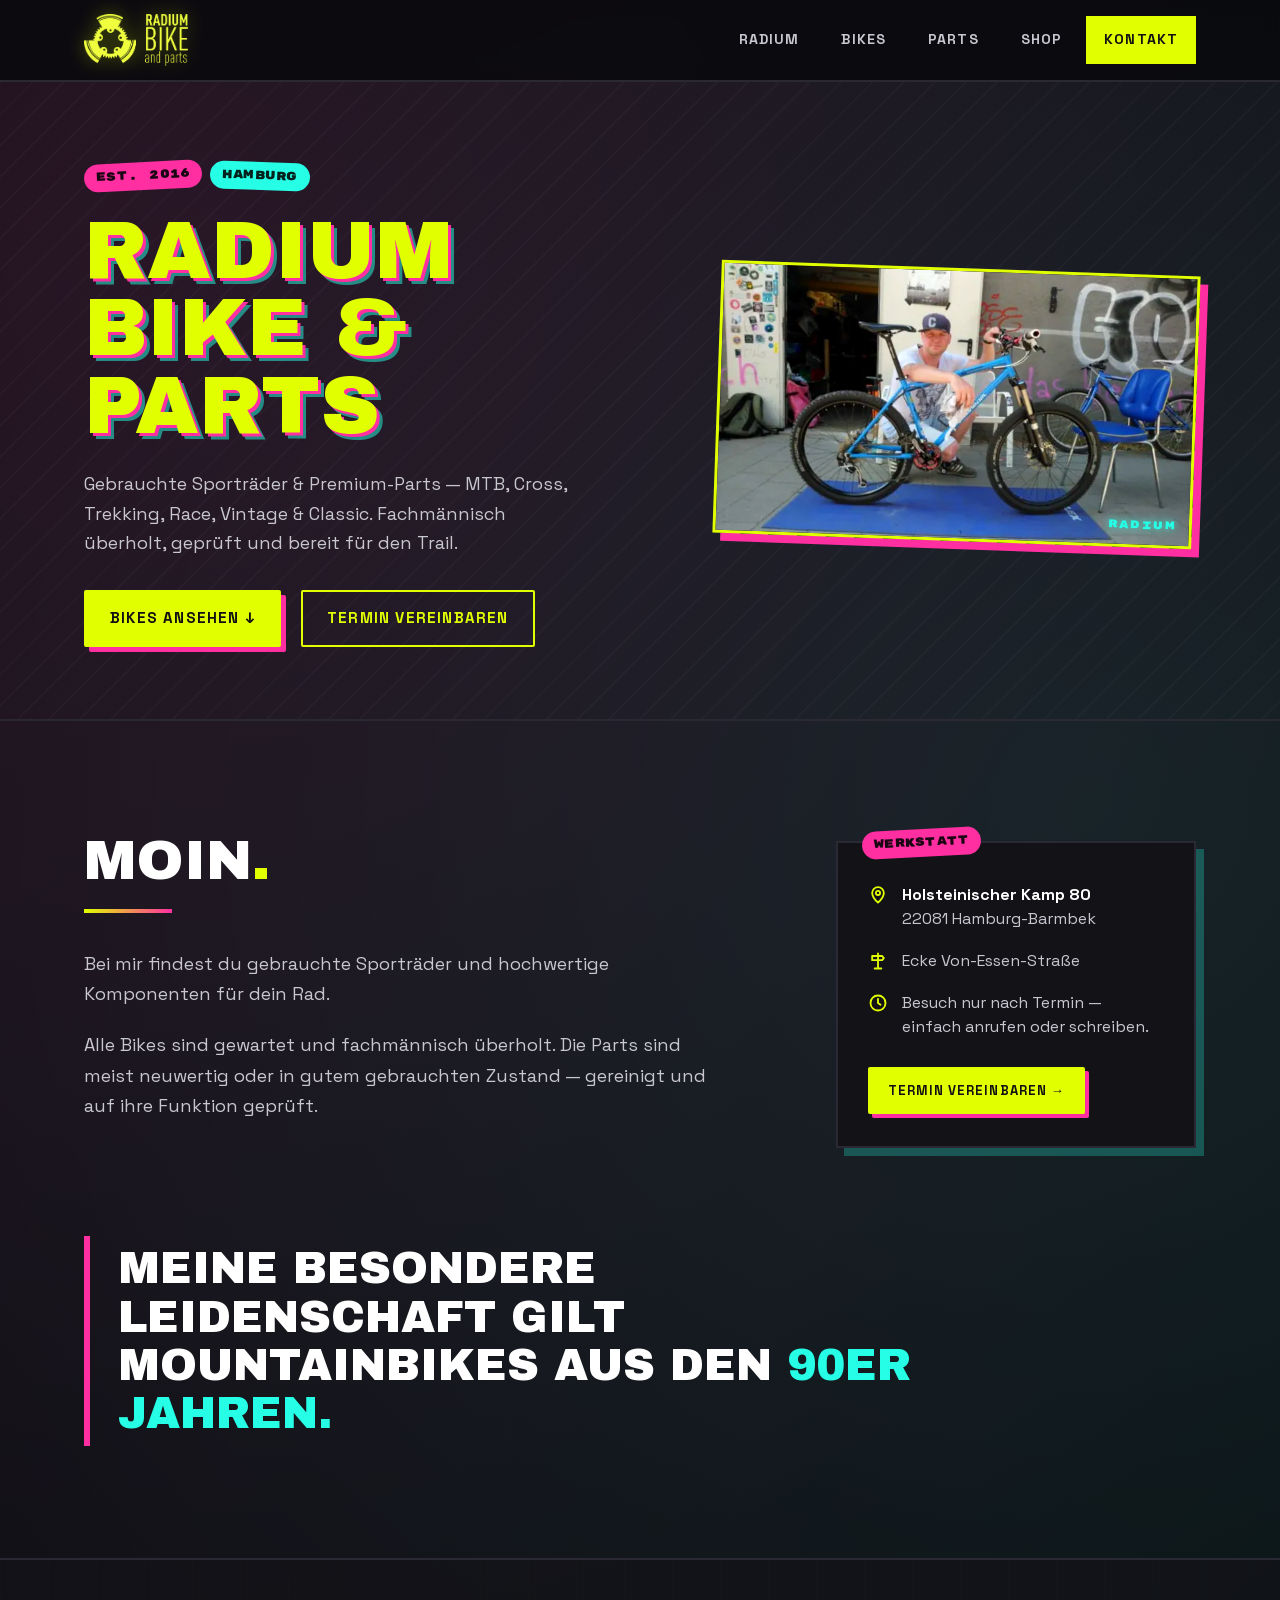
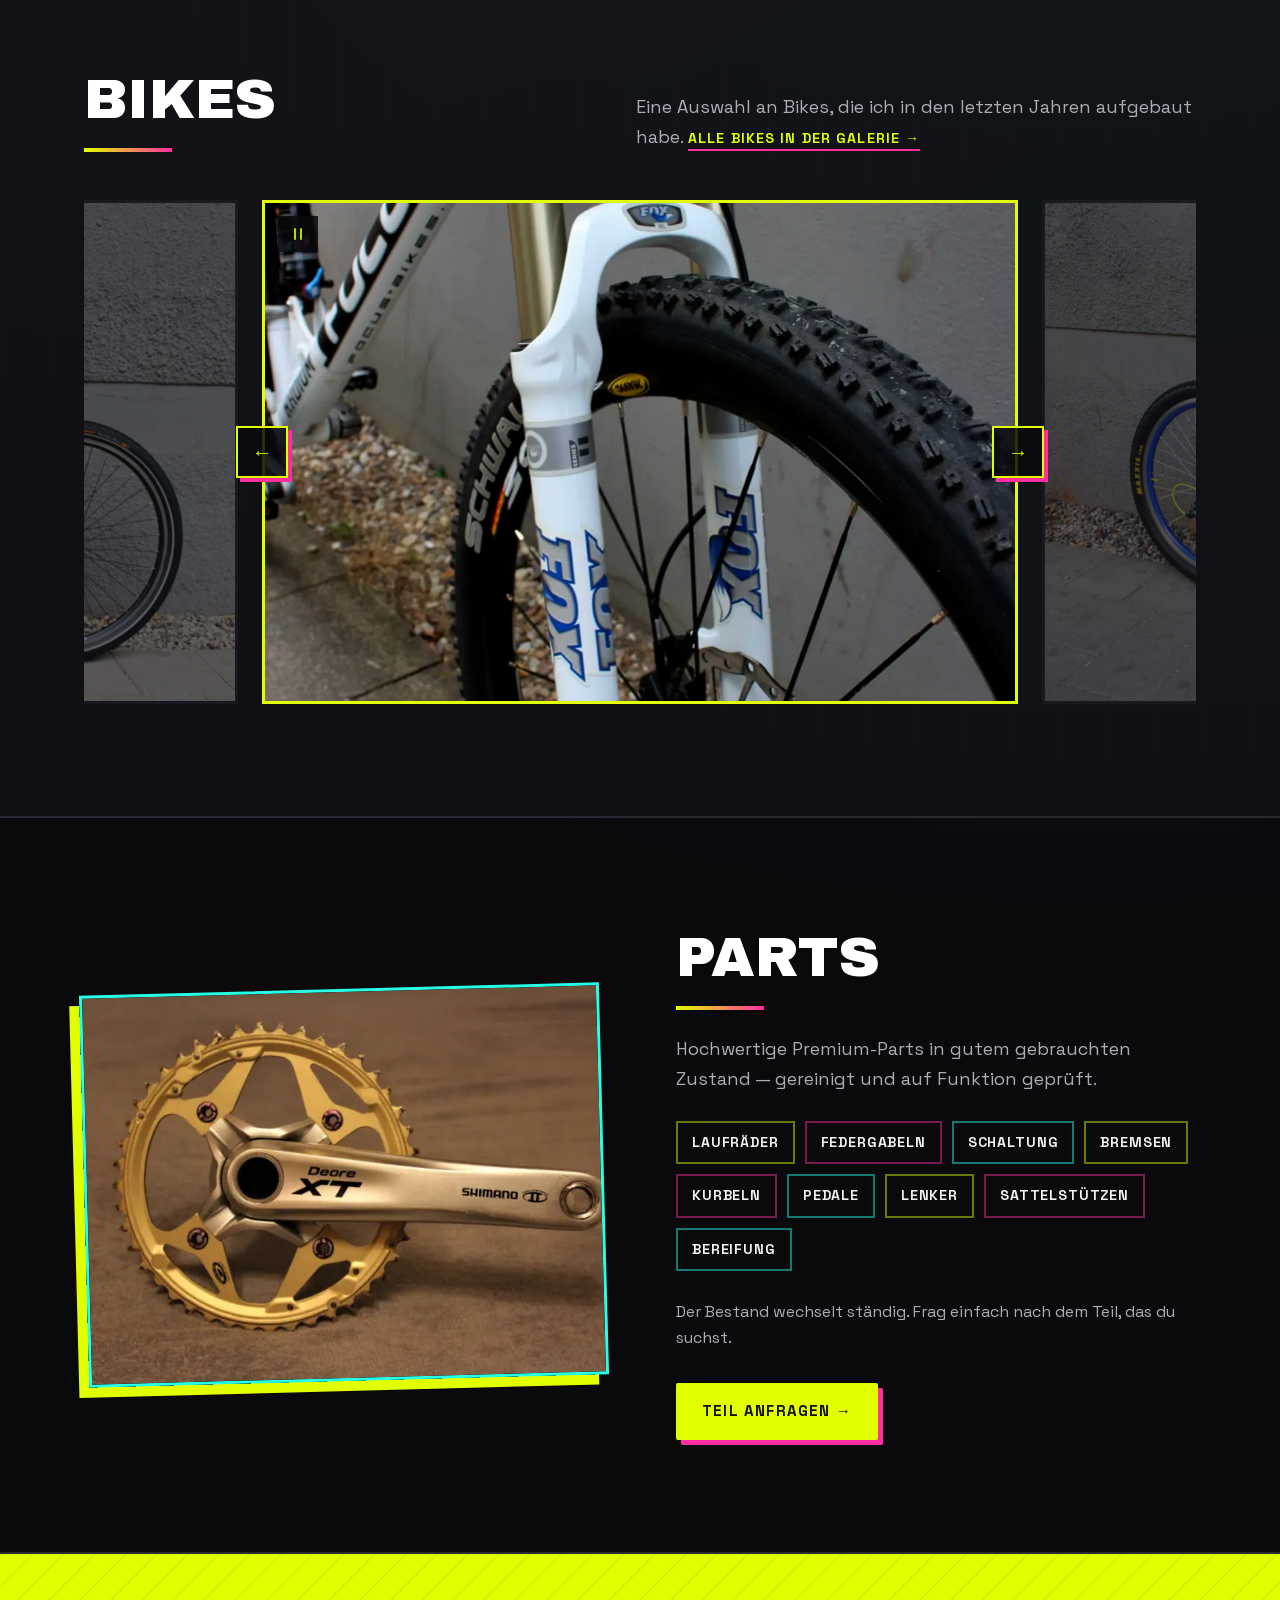
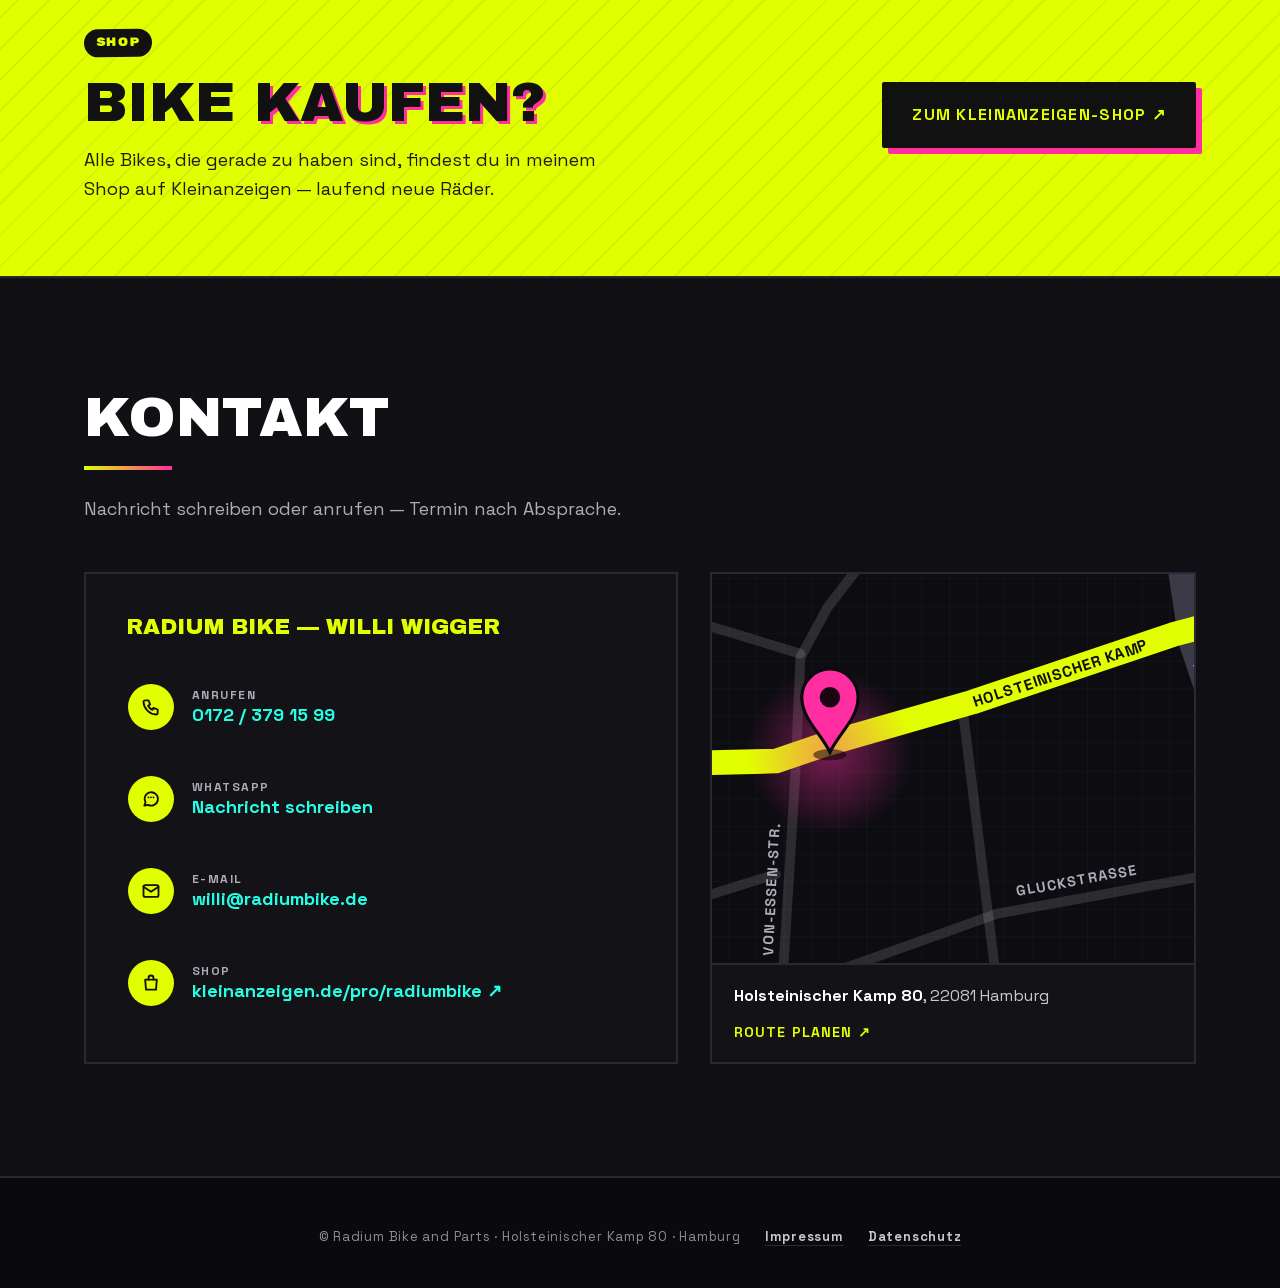
<file: index.html>
<!DOCTYPE html>
<html lang="de">
<head>
<meta charset="UTF-8">
<meta name="viewport" content="width=device-width, initial-scale=1.0">
<title>Radium Bike &amp; Parts — Vintage MTB Hamburg</title>
<meta name="robots" content="noindex, nofollow">
<meta name="description" content="Gebrauchte Sporträder und Premium-Parts aus Hamburg-Barmbek. MTB, Cross, Trekking, Race, Vintage und Classic — fachmännisch überholt.">
<link rel="icon" href="favicon.ico" sizes="any">
<link rel="icon" type="image/png" href="assets/img/favicon-192.png" sizes="192x192">
<link rel="apple-touch-icon" href="assets/img/apple-touch-icon.png">
<link rel="preload" href="assets/fonts/space-grotesk-latin.woff2" as="font" type="font/woff2" crossorigin>
<link rel="preload" href="assets/fonts/archivo-black-latin.woff2" as="font" type="font/woff2" crossorigin>
<link rel="stylesheet" href="assets/css/style.css">
</head>
<body>

<svg width="0" height="0" style="position:absolute" aria-hidden="true">
  <symbol id="i-pin" viewBox="0 0 24 24"><path d="M12 21s-7-6.2-7-11.5A7 7 0 0 1 19 9.5C19 14.8 12 21 12 21z"/><circle cx="12" cy="9.5" r="2.5"/></symbol>
  <symbol id="i-phone" viewBox="0 0 24 24"><path d="M5 4h4l2 5-2.5 1.5a11 11 0 0 0 5 5L15 13l5 2v4a2 2 0 0 1-2 2A16 16 0 0 1 3 6a2 2 0 0 1 2-2"/></symbol>
  <symbol id="i-mail" viewBox="0 0 24 24"><rect x="3" y="5" width="18" height="14" rx="2"/><path d="m3 7 9 6 9-6"/></symbol>
  <symbol id="i-chat" viewBox="0 0 24 24"><path d="M4 20l1.4-4A8 8 0 1 1 8.5 19z"/><path d="M9 10h.01M12 10h.01M15 10h.01"/></symbol>
  <symbol id="i-bag" viewBox="0 0 24 24"><path d="M5 8h14l-1 12H6z"/><path d="M9 8V6a3 3 0 0 1 6 0v2"/></symbol>
  <symbol id="i-clock" viewBox="0 0 24 24"><circle cx="12" cy="12" r="9"/><path d="M12 7v5l3 2"/></symbol>
  <symbol id="i-sign" viewBox="0 0 24 24"><path d="M12 3v18M8 21h8"/><path d="M5 6h12l2 2.5-2 2.5H5z"/></symbol>
</svg>

<header class="site-header">
  <div class="container header-row">
    <a class="logo" href="#top" aria-label="Radium Bike — nach oben"><img src="assets/img/logo.png" alt="Radium Bike"></a>
    <nav aria-label="Hauptnavigation">
      <button class="hamburger" aria-label="Menü öffnen" aria-expanded="false" aria-controls="nav-list">☰</button>
      <ul class="nav-list" id="nav-list">
        <li><a href="#radium">Radium</a></li>
        <li><a href="#bikes">Bikes</a></li>
        <li><a href="#parts">Parts</a></li>
        <li><a href="#shop">Shop</a></li>
        <li><a href="#contact" class="nav-cta">Kontakt</a></li>
      </ul>
    </nav>
  </div>
</header>

<main id="top">

  <!-- HERO -->
  <section class="hero">
    <div class="container hero-grid">
      <div class="hero-text">
        <div class="tag-row">
          <span class="sticker pink">Est. 2016</span>
          <span class="sticker cyan">Hamburg</span>
        </div>
        <h1 class="display">Radium<br>Bike &amp;<br>Parts</h1>
        <p class="lead">Gebrauchte Sporträder &amp; Premium-Parts — MTB, Cross, Trekking, Race, Vintage &amp; Classic. Fachmännisch überholt, geprüft und bereit für den Trail.</p>
        <div class="btn-row">
          <a class="btn" href="#bikes">Bikes ansehen ↓</a>
          <a class="btn btn-ghost" href="#contact">Termin vereinbaren</a>
        </div>
      </div>
      <div class="hero-photo">
        <picture>
          <source type="image/webp" sizes="(max-width:820px) 100vw, 480px" srcset="assets/img/webp/hero-willi-640.webp 640w, assets/img/webp/hero-willi-1024.webp 1024w, assets/img/webp/hero-willi-1200.webp 1200w">
          <img src="assets/img/hero-willi.jpg" alt="Willi Wigger mit einem blauen Mountainbike vor seinem Workshop" width="1200" height="676" fetchpriority="high">
        </picture>
      </div>
    </div>
  </section>

  <!-- RADIUM / ABOUT -->
  <section id="radium" class="section">
    <div class="container about-grid">
      <div>
        <h2 class="section-title display">Moin<span class="glow">.</span></h2>
        <div class="divider"></div>
        <div class="prose">
          <p>Bei mir findest du gebrauchte Sporträder und hochwertige Komponenten für dein Rad.</p>
          <p>Alle Bikes sind gewartet und fachmännisch überholt. Die Parts sind meist neuwertig oder in gutem gebrauchten Zustand — gereinigt und auf ihre Funktion geprüft.</p>
        </div>
      </div>
      <aside class="info-card" aria-label="Workshop">
        <span class="sticker pink info-sticker">Werkstatt</span>
        <ul class="info-list">
          <li><svg class="ico"><use href="#i-pin"/></svg><span><strong>Holsteinischer Kamp 80</strong><br>22081 Hamburg-Barmbek</span></li>
          <li><svg class="ico"><use href="#i-sign"/></svg><span>Ecke Von-Essen-Straße</span></li>
          <li><svg class="ico"><use href="#i-clock"/></svg><span>Besuch nur nach Termin — einfach anrufen oder schreiben.</span></li>
        </ul>
        <a class="btn btn-small" href="#contact">Termin vereinbaren →</a>
      </aside>
    </div>
    <div class="container">
      <blockquote class="pull display">Meine besondere Leidenschaft gilt Mountainbikes aus den <span>90er Jahren.</span></blockquote>
    </div>
  </section>

  <!-- BIKES -->
  <section id="bikes" class="section section-alt">
    <div class="container">
      <div class="section-head">
        <div>
          <h2 class="section-title display">Bikes</h2>
          <div class="divider"></div>
        </div>
        <p class="section-sub">Eine Auswahl an Bikes, die ich in den letzten Jahren aufgebaut habe. <a class="text-link" href="galerie.html">Alle Bikes in der Galerie →</a></p>
      </div>

      <div class="carousel" aria-roledescription="Karussell" aria-label="Ausgewählte Builds">
        <ul class="carousel-track" tabindex="0"></ul>
        <button class="carousel-btn prev" type="button" aria-label="Vorheriges Bike">←</button>
        <button class="carousel-btn next" type="button" aria-label="Nächstes Bike">→</button>
        <div class="carousel-status">
          <button class="carousel-toggle" type="button" aria-label="Automatisches Abspielen pausieren" aria-pressed="false">
            <svg class="ico ico-pause" viewBox="0 0 24 24"><path d="M8 5v14M16 5v14"/></svg>
            <svg class="ico ico-play" viewBox="0 0 24 24"><path d="M7 4.5v15l13-7.5z"/></svg>
          </button>
        </div>
      </div>
    </div>
  </section>

  <!-- PARTS -->
  <section id="parts" class="section">
    <div class="container parts-grid">
      <div class="parts-photo">
        <picture>
          <source type="image/webp" sizes="(max-width:600px) 100vw, (max-width:980px) 560px, 540px" srcset="assets/img/webp/parts-640.webp 640w, assets/img/webp/parts-1024.webp 1024w, assets/img/webp/parts-1600.webp 1600w">
          <img src="assets/img/parts.jpg" alt="Fahrradteile im Workshop" loading="lazy" width="1600" height="1066">
        </picture>
      </div>
      <div>
        <h2 class="section-title display">Parts</h2>
        <div class="divider"></div>
        <p class="section-sub">Hochwertige Premium-Parts in gutem gebrauchten Zustand — gereinigt und auf Funktion geprüft.</p>
        <ul class="part-tags" aria-label="Teile-Kategorien">
          <li>Laufräder</li>
          <li>Federgabeln</li>
          <li>Schaltung</li>
          <li>Bremsen</li>
          <li>Kurbeln</li>
          <li>Pedale</li>
          <li>Lenker</li>
          <li>Sattelstützen</li>
          <li>Bereifung</li>
        </ul>
        <p class="parts-note">Der Bestand wechselt ständig. Frag einfach nach dem Teil, das du suchst.</p>
        <a class="btn" href="#contact">Teil anfragen →</a>
      </div>
    </div>
  </section>

  <!-- SHOP (Kleinanzeigen) -->
  <section id="shop" class="shop-band">
    <div class="container shop-grid">
      <div>
        <span class="sticker yellow">Shop</span>
        <h2 class="shop-title display">Bike <span>kaufen?</span></h2>
        <p>Alle Bikes, die gerade zu haben sind, findest du in meinem Shop auf Kleinanzeigen — laufend neue Räder.</p>
      </div>
      <a class="btn btn-shop" href="https://www.kleinanzeigen.de/pro/radiumbike" target="_blank" rel="noopener">Zum Kleinanzeigen-Shop ↗</a>
    </div>
  </section>

  <!-- CONTACT -->
  <section id="contact" class="section section-alt">
    <div class="container">
      <h2 class="section-title display">Kontakt</h2>
      <div class="divider"></div>
      <p class="section-sub">Nachricht schreiben oder anrufen — Termin nach Absprache.</p>

      <div class="contact-grid">
        <div class="contact-panel">
          <h3 class="display">Radium Bike — Willi Wigger</h3>
          <a class="contact-row" href="tel:+491723791599">
            <span class="icon"><svg class="ico"><use href="#i-phone"/></svg></span>
            <span><small>Anrufen</small>0172 / 379 15 99</span>
          </a>
          <a class="contact-row" href="https://wa.me/491723791599">
            <span class="icon"><svg class="ico"><use href="#i-chat"/></svg></span>
            <span><small>WhatsApp</small>Nachricht schreiben</span>
          </a>
          <a class="contact-row" href="mailto:willi@radiumbike.de">
            <span class="icon"><svg class="ico"><use href="#i-mail"/></svg></span>
            <span><small>E-Mail</small>willi@radiumbike.de</span>
          </a>
          <a class="contact-row" href="https://www.kleinanzeigen.de/pro/radiumbike" target="_blank" rel="noopener">
            <span class="icon"><svg class="ico"><use href="#i-bag"/></svg></span>
            <span><small>Shop</small>kleinanzeigen.de/pro/radiumbike ↗</span>
          </a>
        </div>

        <a class="map-card" href="https://www.google.com/maps/search/?api=1&amp;query=Holsteinischer+Kamp+80%2C+22081+Hamburg" target="_blank" rel="noopener">
          <div class="map-art" aria-hidden="true">
            <svg class="map-svg" viewBox="330 160 1260 790" preserveAspectRatio="xMidYMid slice">
              <defs>
                <pattern id="map-grid" width="56" height="56" patternUnits="userSpaceOnUse">
                  <path d="M56 0H0V56" fill="none" stroke="rgba(38,255,230,.07)" stroke-width="2"/>
                </pattern>
                <radialGradient id="map-glow">
                  <stop offset="0" stop-color="#ff2fa1" stop-opacity=".45"/>
                  <stop offset="1" stop-color="#ff2fa1" stop-opacity="0"/>
                </radialGradient>
              </defs>
              <rect width="1640" height="1018" fill="#0d0c11"/>
              <rect width="1640" height="1018" fill="url(#map-grid)"/>
              <!-- park -->
              <path class="park" d="M1545 650 L1640 610 L1640 1018 L1610 1018 Z"/>
              <!-- side streets (unlabelled context) -->
              <g class="street">
                <path d="M0 125 L650 322"/>
                <path d="M440 20 L790 108"/>
                <path d="M612 1018 L640 560 L650 330 L705 228 L790 118 L850 0"/>
                <path d="M100 925 L600 770"/>
                <path d="M580 1018 L1050 850 L1640 742"/>
                <path d="M978 422 L1052 1018"/>
                <path d="M0 605 L110 1018"/>
                <path d="M1420 1012 L1640 918"/>
                <path d="M1440 140 L1640 105"/>
              </g>
              <!-- Friedrichsberger Straße (major road) -->
              <path id="map-fb" class="street-major" d="M1400 0 L1445 300 L1560 640 L1640 960"/>
              <!-- Holsteinischer Kamp (highlighted) -->
              <path id="map-hk" class="street-main" d="M0 528 L260 548 L600 540 L700 506 L1000 420 L1410 282 L1640 222"/>
              <!-- labels: main roads carry their name inside the road band -->
              <g class="label">
                <text class="on-main" dominant-baseline="central"><textPath href="#map-hk" startOffset="1020">Holsteinischer Kamp</textPath></text>
                <text class="on-major" dominant-baseline="central"><textPath href="#map-fb" startOffset="345">Friedrichsberger Str.</textPath></text>
                <text transform="translate(594 935) rotate(-87)">Von-Essen-Str.</text>
                <text transform="translate(1090 815) rotate(-10.5)">Gluckstraße</text>
              </g>
              <!-- pin: Holsteinischer Kamp 80, corner Von-Essen-Straße -->
              <g transform="translate(710 522) scale(1.3)">
                <circle r="130" fill="url(#map-glow)"/>
                <ellipse cx="0" cy="4" rx="26" ry="9" fill="rgba(0,0,0,.5)"/>
                <path d="M0 0 C-14 -30 -44 -52 -44 -86 A44 44 0 0 1 44 -86 C44 -52 14 -30 0 0 Z" fill="#ff2fa1" stroke="#0a0a0d" stroke-width="5"/>
                <circle cx="0" cy="-86" r="16" fill="#1a0512"/>
              </g>
            </svg>
          </div>
          <div class="map-info">
            <span><strong>Holsteinischer Kamp 80</strong>, 22081 Hamburg</span>
            <span class="map-link">Route planen ↗</span>
          </div>
        </a>
      </div>
    </div>
  </section>

</main>

<footer class="site-footer">
  <div class="container footer-row">
    <div class="footer-legal">
      <p>© Radium Bike and Parts · Holsteinischer Kamp 80 · Hamburg</p>
      <a href="impressum.html">Impressum</a>
      <a href="datenschutz.html">Datenschutz</a>
    </div>
  </div>
</footer>

<script src="assets/js/bikes.js"></script>
<script>
  // Anchor offset = real header height (the CSS value is only a fallback)
  const header = document.querySelector('.site-header');
  const syncHeaderOffset = () => {
    document.documentElement.style.scrollPaddingTop = header.offsetHeight + 'px';
  };
  syncHeaderOffset();
  window.addEventListener('resize', syncHeaderOffset);
  // Arriving from another page (e.g. galerie.html → index.html#bikes): the browser
  // jumps before fonts and images have settled, so align once more afterwards.
  if (location.hash) {
    window.addEventListener('load', () => document.fonts.ready.then(() => {
      const target = document.querySelector(location.hash);
      if (target) target.scrollIntoView({ behavior: 'instant', block: 'start' });
    }));
  }

  // Mobile menu
  const navList = document.querySelector('.nav-list');
  const hamburger = document.querySelector('.hamburger');
  hamburger.addEventListener('click', () => {
    const open = navList.classList.toggle('open');
    hamburger.setAttribute('aria-expanded', open);
  });
  navList.querySelectorAll('a').forEach(a => a.addEventListener('click', () => {
    navList.classList.remove('open');
    hamburger.setAttribute('aria-expanded', 'false');
  }));

  // Carousel: 6 random bikes per page load, endless loop, active bike centered.
  // The 6 bikes are framed by clones on both sides so the loop can wrap seamlessly.
  const carousel = document.querySelector('.carousel');
  const track = carousel.querySelector('.carousel-track');
  const prevBtn = carousel.querySelector('.carousel-btn.prev');
  const nextBtn = carousel.querySelector('.carousel-btn.next');
  const toggle = carousel.querySelector('.carousel-toggle');
  const COUNT = 6, CLONES = 2;

  const pool = (window.RADIUM_BIKES || []).slice();
  for (let i = pool.length - 1; i > 0; i--) {
    const j = Math.floor(Math.random() * (i + 1));
    [pool[i], pool[j]] = [pool[j], pool[i]];
  }
  const picked = pool.slice(0, COUNT);
  const n = picked.length;
  const SIZES = '(max-width:720px) 84vw, min(68vw, 760px)';
  const slideHTML = (b, clone) => `
          <li class="slide"${clone ? ' aria-hidden="true"' : ''}>
            ${window.radiumPicture(b, SIZES, `alt="${clone ? '' : b.alt}" loading="lazy" draggable="false"`)}
          </li>`;
  if (n) {
    track.innerHTML = [
      ...picked.slice(-CLONES).map(b => slideHTML(b, true)),
      ...picked.map(b => slideHTML(b, false)),
      ...picked.slice(0, CLONES).map(b => slideHTML(b, true))
    ].join('');
  }
  const slides = [...track.children];
  let index = CLONES;   // position in `slides`; real bikes live at CLONES .. CLONES+n-1
  let dragX = 0;

  function offsetFor(i) {
    const w = slides[0].offsetWidth;
    const gap = parseFloat(getComputedStyle(track).columnGap) || 0;
    return (carousel.clientWidth - w) / 2 - i * (w + gap);
  }
  function render(animate) {
    track.style.transition = animate ? 'transform .6s cubic-bezier(.22,.7,.2,1)' : 'none';
    track.style.transform = `translateX(${offsetFor(index) + dragX}px)`;
    slides.forEach((s, i) => s.classList.toggle('is-active', i === index));
    // Slides are lazy; fetch the visible ones and their neighbours before they slide in
    for (let i = index - 2; i <= index + 2; i++) {
      const img = slides[i] && slides[i].querySelector('img');
      if (img) img.loading = 'eager';
    }
  }
  // After sliding onto a clone, jump (without animation) to the matching real slide
  function normalize() {
    if (index >= CLONES + n) index -= n;
    else if (index < CLONES) index += n;
    else return;
    render(false);
    track.getBoundingClientRect();   // flush so the next move animates from here
  }
  function go(delta) { normalize(); index += delta; render(true); }
  track.addEventListener('transitionend', e => { if (e.target === track) normalize(); });
  window.addEventListener('resize', () => render(false));
  render(false);

  // Swipe / drag
  let startX = null, moved = false;
  track.addEventListener('pointerdown', e => {
    startX = e.clientX; moved = false;
    track.setPointerCapture(e.pointerId);
  });
  track.addEventListener('pointermove', e => {
    if (startX === null) return;
    dragX = e.clientX - startX;
    if (Math.abs(dragX) > 5) { moved = true; track.classList.add('dragging'); render(false); }
  });
  const endDrag = e => {
    if (startX === null) return;
    const dx = dragX;
    startX = null; dragX = 0; track.classList.remove('dragging');
    if (Math.abs(dx) > 50) { go(dx < 0 ? 1 : -1); restart(); return; }
    render(true);
    // A tap (no drag) on a neighbour brings it to the center
    if (!moved && e.type === 'pointerup') {
      const hit = document.elementFromPoint(e.clientX, e.clientY);
      const i = slides.indexOf(hit && hit.closest('.slide'));
      if (i >= 0 && i !== index) { go(i - index); restart(); }
    }
  };
  track.addEventListener('pointerup', endDrag);
  track.addEventListener('pointercancel', endDrag);

  // Autoplay: every 5 s. Pauses on hover, keyboard focus, off-screen and in
  // background tabs; starts paused for visitors who prefer reduced motion.
  const AUTOPLAY_MS = 5000;
  let playing = !window.matchMedia('(prefers-reduced-motion: reduce)').matches;
  let hovering = false, visible = true, timer = null;
  function restart() {
    clearInterval(timer);
    timer = setInterval(() => {
      if (playing && !hovering && visible && !document.hidden && startX === null) go(1);
    }, AUTOPLAY_MS);
  }
  function setPlaying(on) {
    playing = on;
    toggle.classList.toggle('paused', !on);
    toggle.setAttribute('aria-pressed', String(!on));
    toggle.setAttribute('aria-label', on ? 'Automatisches Abspielen pausieren' : 'Automatisch abspielen');
    restart();
  }
  toggle.addEventListener('click', () => setPlaying(!playing));
  carousel.addEventListener('pointerenter', e => { if (e.pointerType === 'mouse') hovering = true; });
  carousel.addEventListener('pointerleave', e => { if (e.pointerType === 'mouse') hovering = false; });
  // Keyboard focus inside the carousel pauses too (but not the play/pause button itself)
  carousel.addEventListener('focusin', e => { if (e.target !== toggle && e.target.matches(':focus-visible')) hovering = true; });
  carousel.addEventListener('focusout', () => { hovering = false; });
  new IntersectionObserver(([e]) => { visible = e.isIntersecting; }).observe(carousel);
  prevBtn.addEventListener('click', () => { go(-1); restart(); });
  nextBtn.addEventListener('click', () => { go(1); restart(); });
  track.addEventListener('keydown', e => {
    if (e.key === 'ArrowLeft') { e.preventDefault(); go(-1); restart(); }
    if (e.key === 'ArrowRight') { e.preventDefault(); go(1); restart(); }
  });
  setPlaying(playing);

  // Scroll-spy: highlight the section currently in view
  const navLinks = [...navList.querySelectorAll('a')];
  const sections = [...document.querySelectorAll('main section[id]')];
  function updateActive() {
    const line = window.innerHeight * 0.4;
    const atBottom = window.innerHeight + window.scrollY >= document.documentElement.scrollHeight - 4;
    let current = atBottom ? sections[sections.length - 1] : null;
    if (!current) sections.forEach(s => { if (s.getBoundingClientRect().top <= line) current = s; });
    navLinks.forEach(l => l.classList.toggle('active', !!current && l.getAttribute('href') === '#' + current.id));
  }
  window.addEventListener('scroll', updateActive, { passive: true });
  window.addEventListener('resize', updateActive);
  updateActive();
</script>
</body>
</html>
</file>
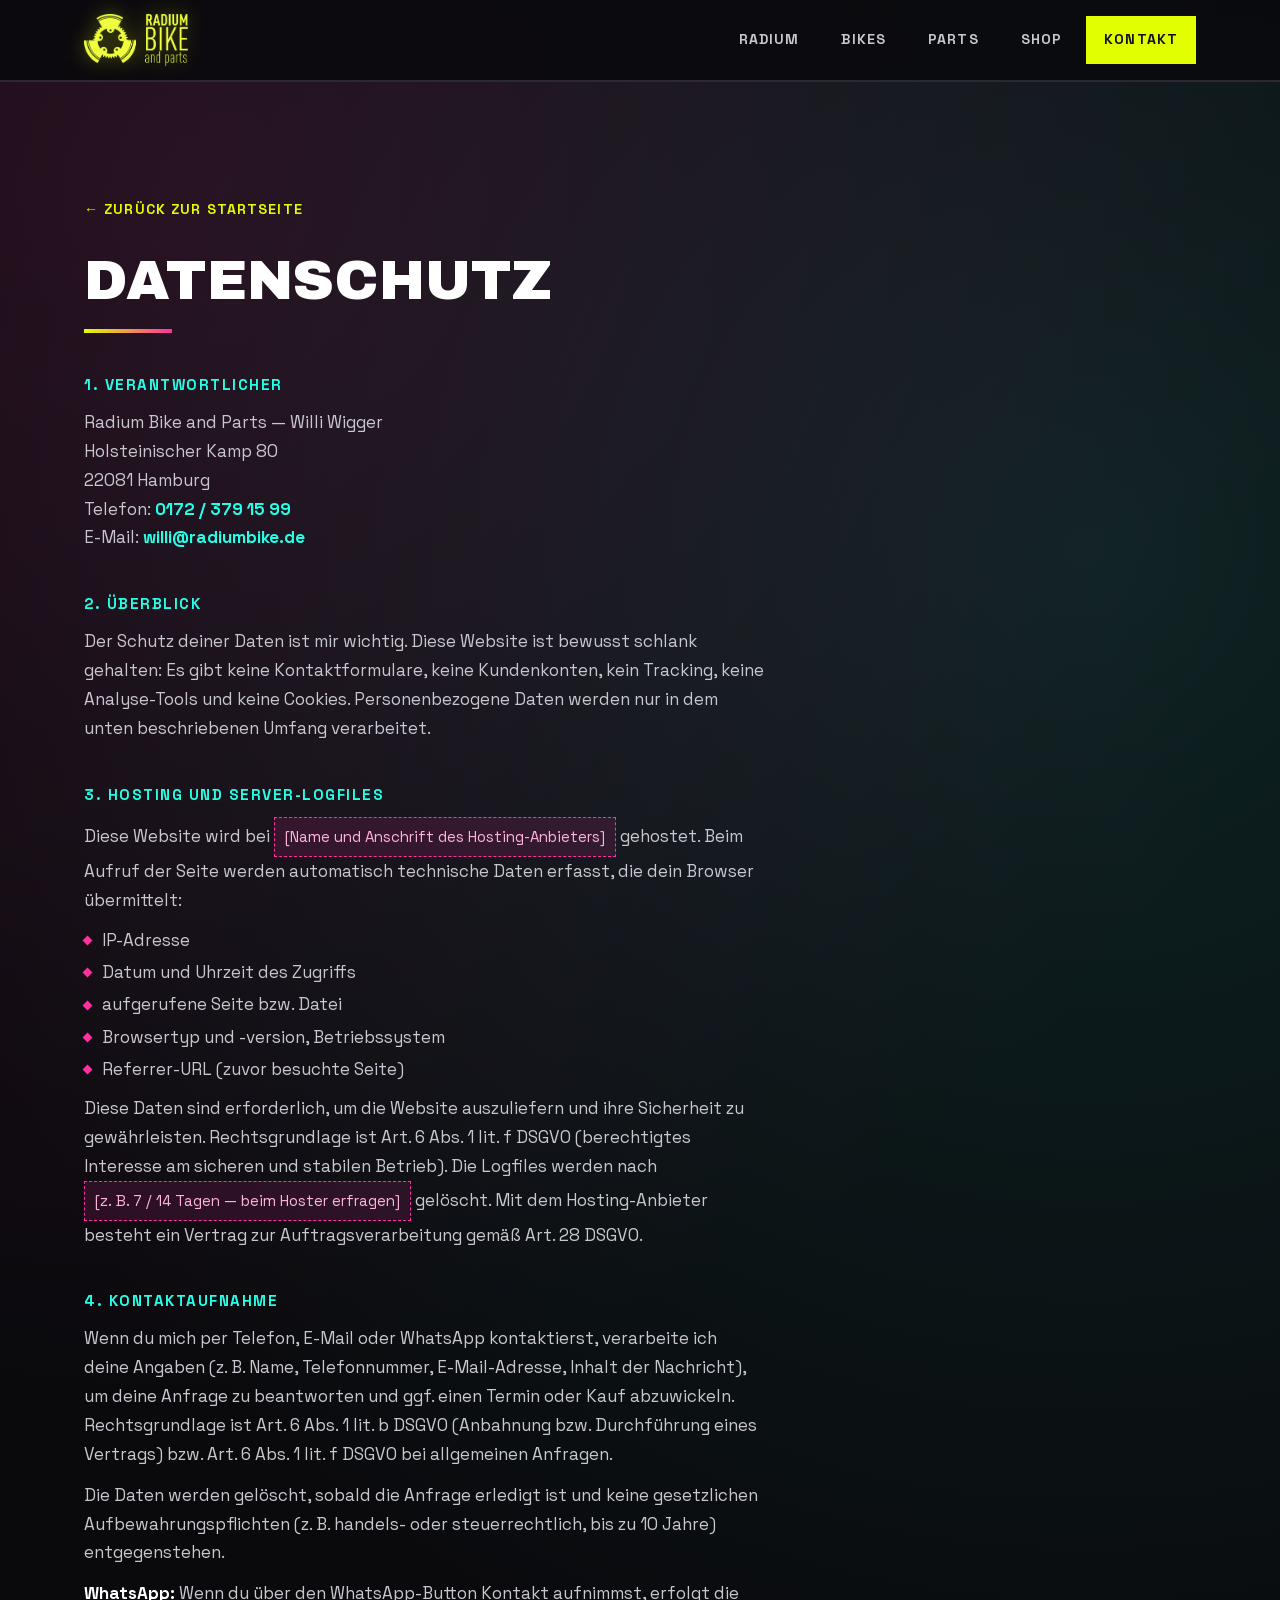
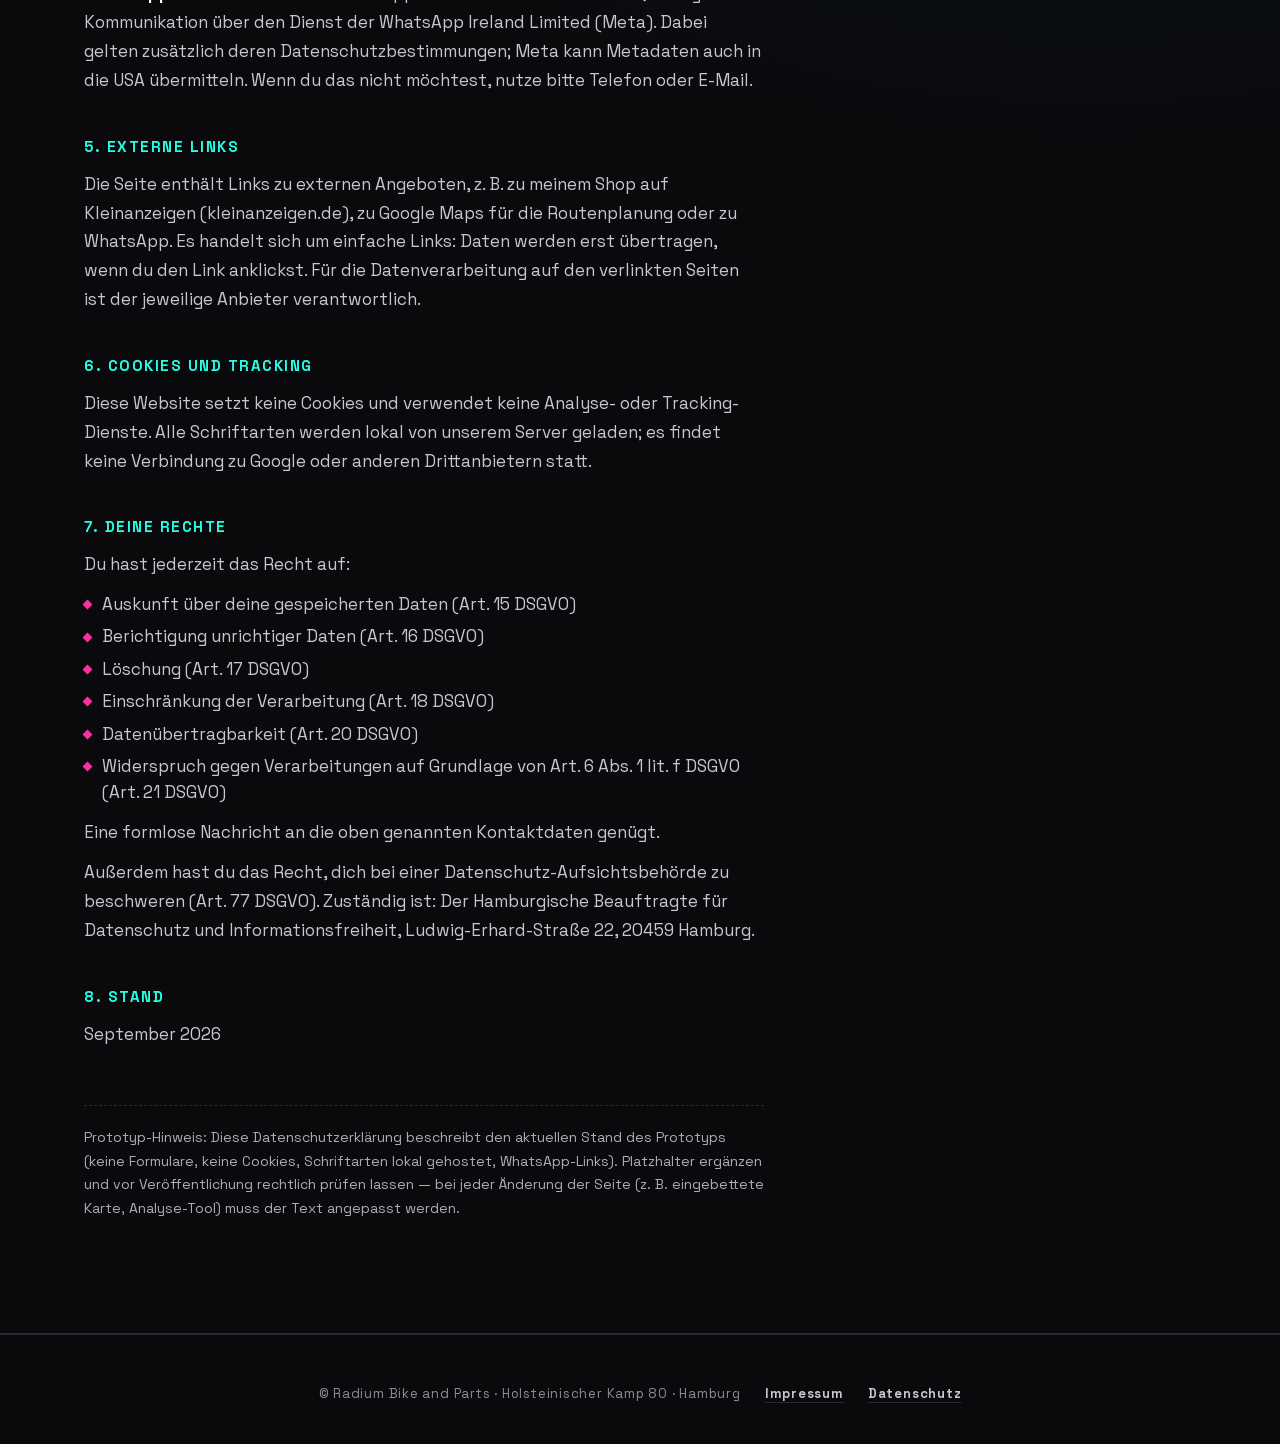
<file: datenschutz.html>
<!DOCTYPE html>
<html lang="de">
<head>
<meta charset="UTF-8">
<meta name="viewport" content="width=device-width, initial-scale=1.0">
<title>Datenschutz — Radium Bike &amp; Parts</title>
<meta name="robots" content="noindex, nofollow">
<link rel="icon" href="favicon.ico" sizes="any">
<link rel="icon" type="image/png" href="assets/img/favicon-192.png" sizes="192x192">
<link rel="apple-touch-icon" href="assets/img/apple-touch-icon.png">
<link rel="preload" href="assets/fonts/space-grotesk-latin.woff2" as="font" type="font/woff2" crossorigin>
<link rel="preload" href="assets/fonts/archivo-black-latin.woff2" as="font" type="font/woff2" crossorigin>
<link rel="stylesheet" href="assets/css/style.css">
</head>
<body>

<header class="site-header">
  <div class="container header-row">
    <a class="logo" href="index.html" aria-label="Radium Bike — Startseite"><img src="assets/img/logo.png" alt="Radium Bike"></a>
    <nav aria-label="Hauptnavigation">
      <button class="hamburger" aria-label="Menü öffnen" aria-expanded="false" aria-controls="nav-list">☰</button>
      <ul class="nav-list" id="nav-list">
        <li><a href="index.html#radium">Radium</a></li>
        <li><a href="index.html#bikes">Bikes</a></li>
        <li><a href="index.html#parts">Parts</a></li>
        <li><a href="index.html#shop">Shop</a></li>
        <li><a href="index.html#contact" class="nav-cta">Kontakt</a></li>
      </ul>
    </nav>
  </div>
</header>

<main>
  <section class="section legal">
    <div class="container">
      <a class="back-link" href="index.html">← Zurück zur Startseite</a>
      <h1 class="section-title display">Datenschutz</h1>
      <div class="divider"></div>

      <div class="legal-body">
        <h2>1. Verantwortlicher</h2>
        <p>
          Radium Bike and Parts — Willi Wigger<br>
          Holsteinischer Kamp 80<br>
          22081 Hamburg<br>
          Telefon: <a href="tel:+491723791599">0172 / 379 15 99</a><br>
          E-Mail: <a href="mailto:willi@radiumbike.de">willi@radiumbike.de</a>
        </p>

        <h2>2. Überblick</h2>
        <p>Der Schutz deiner Daten ist mir wichtig. Diese Website ist bewusst schlank gehalten: Es gibt keine Kontaktformulare, keine Kundenkonten, kein Tracking, keine Analyse-Tools und keine Cookies. Personenbezogene Daten werden nur in dem unten beschriebenen Umfang verarbeitet.</p>

        <h2>3. Hosting und Server-Logfiles</h2>
        <p>Diese Website wird bei <span class="todo">[Name und Anschrift des Hosting-Anbieters]</span> gehostet. Beim Aufruf der Seite werden automatisch technische Daten erfasst, die dein Browser übermittelt:</p>
        <ul>
          <li>IP-Adresse</li>
          <li>Datum und Uhrzeit des Zugriffs</li>
          <li>aufgerufene Seite bzw. Datei</li>
          <li>Browsertyp und -version, Betriebssystem</li>
          <li>Referrer-URL (zuvor besuchte Seite)</li>
        </ul>
        <p>Diese Daten sind erforderlich, um die Website auszuliefern und ihre Sicherheit zu gewährleisten. Rechtsgrundlage ist Art. 6 Abs. 1 lit. f DSGVO (berechtigtes Interesse am sicheren und stabilen Betrieb). Die Logfiles werden nach <span class="todo">[z. B. 7 / 14 Tagen — beim Hoster erfragen]</span> gelöscht. Mit dem Hosting-Anbieter besteht ein Vertrag zur Auftragsverarbeitung gemäß Art. 28 DSGVO.</p>

        <h2>4. Kontaktaufnahme</h2>
        <p>Wenn du mich per Telefon, E-Mail oder WhatsApp kontaktierst, verarbeite ich deine Angaben (z. B. Name, Telefonnummer, E-Mail-Adresse, Inhalt der Nachricht), um deine Anfrage zu beantworten und ggf. einen Termin oder Kauf abzuwickeln. Rechtsgrundlage ist Art. 6 Abs. 1 lit. b DSGVO (Anbahnung bzw. Durchführung eines Vertrags) bzw. Art. 6 Abs. 1 lit. f DSGVO bei allgemeinen Anfragen.</p>
        <p>Die Daten werden gelöscht, sobald die Anfrage erledigt ist und keine gesetzlichen Aufbewahrungspflichten (z. B. handels- oder steuerrechtlich, bis zu 10 Jahre) entgegenstehen.</p>
        <p><strong>WhatsApp:</strong> Wenn du über den WhatsApp-Button Kontakt aufnimmst, erfolgt die Kommunikation über den Dienst der WhatsApp Ireland Limited (Meta). Dabei gelten zusätzlich deren Datenschutzbestimmungen; Meta kann Metadaten auch in die USA übermitteln. Wenn du das nicht möchtest, nutze bitte Telefon oder E-Mail.</p>

        <h2>5. Externe Links</h2>
        <p>Die Seite enthält Links zu externen Angeboten, z. B. zu meinem Shop auf Kleinanzeigen (kleinanzeigen.de), zu Google Maps für die Routenplanung oder zu WhatsApp. Es handelt sich um einfache Links: Daten werden erst übertragen, wenn du den Link anklickst. Für die Datenverarbeitung auf den verlinkten Seiten ist der jeweilige Anbieter verantwortlich.</p>

        <h2>6. Cookies und Tracking</h2>
        <p>Diese Website setzt keine Cookies und verwendet keine Analyse- oder Tracking-Dienste. Alle Schriftarten werden lokal von unserem Server geladen; es findet keine Verbindung zu Google oder anderen Drittanbietern statt.</p>

        <h2>7. Deine Rechte</h2>
        <p>Du hast jederzeit das Recht auf:</p>
        <ul>
          <li>Auskunft über deine gespeicherten Daten (Art. 15 DSGVO)</li>
          <li>Berichtigung unrichtiger Daten (Art. 16 DSGVO)</li>
          <li>Löschung (Art. 17 DSGVO)</li>
          <li>Einschränkung der Verarbeitung (Art. 18 DSGVO)</li>
          <li>Datenübertragbarkeit (Art. 20 DSGVO)</li>
          <li>Widerspruch gegen Verarbeitungen auf Grundlage von Art. 6 Abs. 1 lit. f DSGVO (Art. 21 DSGVO)</li>
        </ul>
        <p>Eine formlose Nachricht an die oben genannten Kontaktdaten genügt.</p>
        <p>Außerdem hast du das Recht, dich bei einer Datenschutz-Aufsichtsbehörde zu beschweren (Art. 77 DSGVO). Zuständig ist: Der Hamburgische Beauftragte für Datenschutz und Informationsfreiheit, Ludwig-Erhard-Straße 22, 20459 Hamburg.</p>

        <h2>8. Stand</h2>
        <p>September 2026</p>

        <p class="legal-note">Prototyp-Hinweis: Diese Datenschutzerklärung beschreibt den aktuellen Stand des Prototyps (keine Formulare, keine Cookies, Schriftarten lokal gehostet, WhatsApp-Links). Platzhalter ergänzen und vor Veröffentlichung rechtlich prüfen lassen — bei jeder Änderung der Seite (z. B. eingebettete Karte, Analyse-Tool) muss der Text angepasst werden.</p>
      </div>
    </div>
  </section>
</main>

<footer class="site-footer">
  <div class="container footer-row">
    <div class="footer-legal">
      <p>© Radium Bike and Parts · Holsteinischer Kamp 80 · Hamburg</p>
      <a href="impressum.html">Impressum</a>
      <a href="datenschutz.html" aria-current="page">Datenschutz</a>
    </div>
  </div>
</footer>

<script>
  const navList = document.querySelector('.nav-list');
  const hamburger = document.querySelector('.hamburger');
  hamburger.addEventListener('click', () => {
    const open = navList.classList.toggle('open');
    hamburger.setAttribute('aria-expanded', open);
  });
</script>
</body>
</html>
</file>
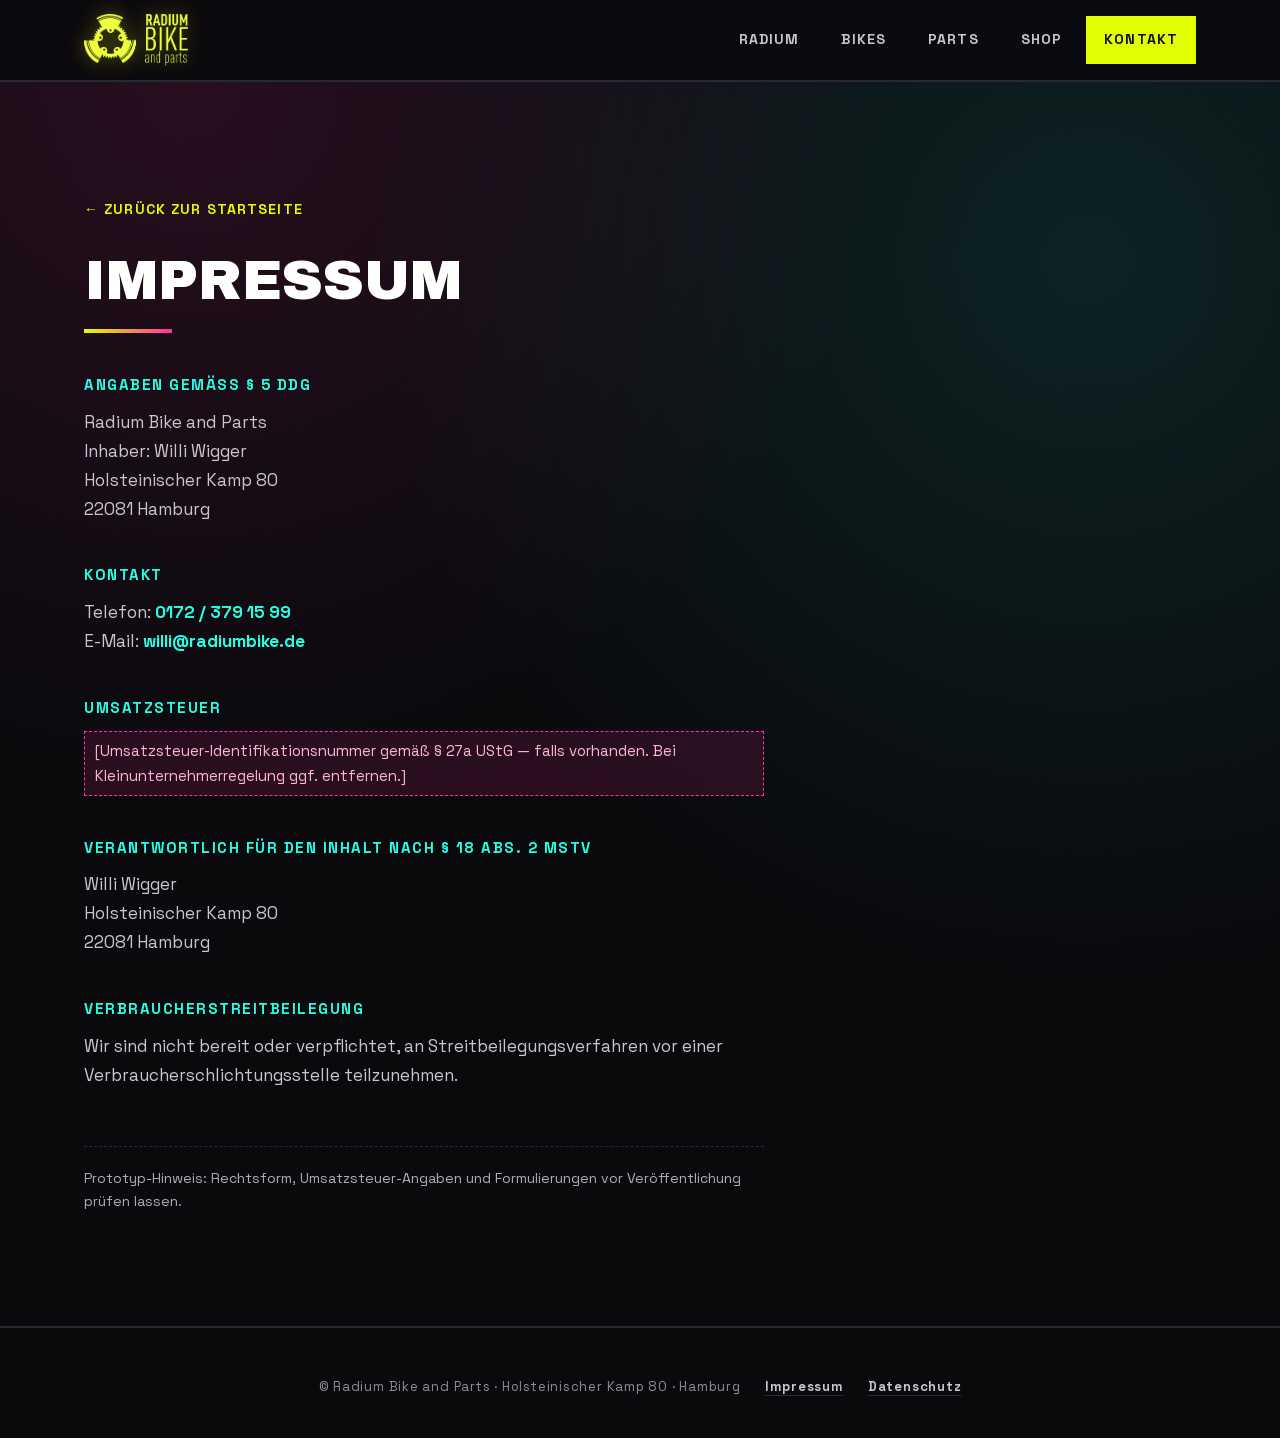
<file: impressum.html>
<!DOCTYPE html>
<html lang="de">
<head>
<meta charset="UTF-8">
<meta name="viewport" content="width=device-width, initial-scale=1.0">
<title>Impressum — Radium Bike &amp; Parts</title>
<meta name="robots" content="noindex, nofollow">
<link rel="icon" href="favicon.ico" sizes="any">
<link rel="icon" type="image/png" href="assets/img/favicon-192.png" sizes="192x192">
<link rel="apple-touch-icon" href="assets/img/apple-touch-icon.png">
<link rel="preload" href="assets/fonts/space-grotesk-latin.woff2" as="font" type="font/woff2" crossorigin>
<link rel="preload" href="assets/fonts/archivo-black-latin.woff2" as="font" type="font/woff2" crossorigin>
<link rel="stylesheet" href="assets/css/style.css">
</head>
<body>

<header class="site-header">
  <div class="container header-row">
    <a class="logo" href="index.html" aria-label="Radium Bike — Startseite"><img src="assets/img/logo.png" alt="Radium Bike"></a>
    <nav aria-label="Hauptnavigation">
      <button class="hamburger" aria-label="Menü öffnen" aria-expanded="false" aria-controls="nav-list">☰</button>
      <ul class="nav-list" id="nav-list">
        <li><a href="index.html#radium">Radium</a></li>
        <li><a href="index.html#bikes">Bikes</a></li>
        <li><a href="index.html#parts">Parts</a></li>
        <li><a href="index.html#shop">Shop</a></li>
        <li><a href="index.html#contact" class="nav-cta">Kontakt</a></li>
      </ul>
    </nav>
  </div>
</header>

<main>
  <section class="section legal">
    <div class="container">
      <a class="back-link" href="index.html">← Zurück zur Startseite</a>
      <h1 class="section-title display">Impressum</h1>
      <div class="divider"></div>

      <div class="legal-body">
        <h2>Angaben gemäß § 5 DDG</h2>
        <p>
          Radium Bike and Parts<br>
          Inhaber: Willi Wigger<br>
          Holsteinischer Kamp 80<br>
          22081 Hamburg
        </p>

        <h2>Kontakt</h2>
        <p>
          Telefon: <a href="tel:+491723791599">0172 / 379 15 99</a><br>
          E-Mail: <a href="mailto:willi@radiumbike.de">willi@radiumbike.de</a>
        </p>

        <h2>Umsatzsteuer</h2>
        <p><span class="todo">[Umsatzsteuer-Identifikationsnummer gemäß § 27a UStG — falls vorhanden. Bei Kleinunternehmerregelung ggf. entfernen.]</span></p>

        <h2>Verantwortlich für den Inhalt nach § 18 Abs. 2 MStV</h2>
        <p>
          Willi Wigger<br>
          Holsteinischer Kamp 80<br>
          22081 Hamburg
        </p>

        <h2>Verbraucherstreitbeilegung</h2>
        <p>Wir sind nicht bereit oder verpflichtet, an Streitbeilegungsverfahren vor einer Verbraucherschlichtungsstelle teilzunehmen.</p>

        <p class="legal-note">Prototyp-Hinweis: Rechtsform, Umsatzsteuer-Angaben und Formulierungen vor Veröffentlichung prüfen lassen.</p>
      </div>
    </div>
  </section>
</main>

<footer class="site-footer">
  <div class="container footer-row">
    <div class="footer-legal">
      <p>© Radium Bike and Parts · Holsteinischer Kamp 80 · Hamburg</p>
      <a href="impressum.html" aria-current="page">Impressum</a>
      <a href="datenschutz.html">Datenschutz</a>
    </div>
  </div>
</footer>

<script>
  const navList = document.querySelector('.nav-list');
  const hamburger = document.querySelector('.hamburger');
  hamburger.addEventListener('click', () => {
    const open = navList.classList.toggle('open');
    hamburger.setAttribute('aria-expanded', open);
  });
</script>
</body>
</html>
</file>
<file: assets/css/style.css>
/* Self-hosted fonts (latin subset, SIL Open Font License) — no requests to Google */
@font-face{font-family:'Archivo Black';font-style:normal;font-weight:400;font-display:swap;
  src:url('../fonts/archivo-black-latin.woff2') format('woff2');}
@font-face{font-family:'Rubik Mono One';font-style:normal;font-weight:400;font-display:swap;
  src:url('../fonts/rubik-mono-one-latin.woff2') format('woff2');}
@font-face{font-family:'Space Grotesk';font-style:normal;font-weight:300 700;font-display:swap;
  src:url('../fonts/space-grotesk-latin.woff2') format('woff2');}

:root{
  --black:#0a0a0d;
  --panel:#131217;
  --panel-2:#0f0e13;
  --neon-yellow:#e2ff00;
  --neon-pink:#ff2fa1;
  --neon-cyan:#26ffe6;
  --line:#2a2933;
  --text:#f2f2ee;
  --text-2:#c8c7d0;
  --text-3:#aeadb7;
  --gutter:24px;
  --header-h:82px;
  --section-y:112px;
}
*{box-sizing:border-box;}
html{scroll-behavior:smooth;scroll-padding-top:var(--header-h);}
@media (prefers-reduced-motion:reduce){html{scroll-behavior:auto;}*{transition:none !important;}}
body{
  margin:0;background:var(--black);color:var(--text);
  font-family:'Space Grotesk',sans-serif;font-size:17px;line-height:1.65;
  background-image:
    radial-gradient(circle at 15% 6%, rgba(255,47,161,.12), transparent 40%),
    radial-gradient(circle at 85% 18%, rgba(38,255,230,.10), transparent 45%);
  background-repeat:no-repeat;
}
a{color:inherit;text-decoration:none;}
img{max-width:100%;height:auto;display:block;}
picture{display:contents;}
ul{list-style:none;margin:0;padding:0;}
.display{font-family:'Archivo Black',sans-serif;text-transform:uppercase;font-weight:400;}
:focus-visible{outline:3px solid var(--neon-cyan);outline-offset:3px;}
.ico{width:20px;height:20px;fill:none;stroke:currentColor;stroke-width:2.2;stroke-linecap:round;stroke-linejoin:round;flex-shrink:0;}

.container{max-width:1160px;margin:0 auto;padding-inline:var(--gutter);}

/* HEADER */
.site-header{
  position:sticky;top:0;z-index:900;
  background:rgba(10,10,13,.88);backdrop-filter:blur(8px);-webkit-backdrop-filter:blur(8px);
  border-bottom:2px solid var(--line);
}
.header-row{position:relative;display:flex;align-items:center;justify-content:space-between;gap:16px;padding-block:14px;}
.logo img{height:52px;width:auto;filter:drop-shadow(0 0 10px rgba(226,255,0,.35));}
.nav-list{display:flex;gap:6px;}
.nav-list a{
  display:block;padding:10px 16px;font-weight:700;font-size:14px;letter-spacing:.08em;
  color:var(--text-2);border:2px solid transparent;text-transform:uppercase;transition:color .15s,border-color .15s;
}
.nav-list a:hover{color:var(--neon-cyan);}
.nav-list a.active{border-color:var(--neon-yellow);color:var(--neon-yellow);}
.nav-list a.nav-cta{background:var(--neon-yellow);color:#111;border-color:var(--neon-yellow);}
.nav-list a.nav-cta:hover,.nav-list a.nav-cta.active{background:transparent;color:var(--neon-yellow);}
.hamburger{display:none;background:none;border:0;color:var(--neon-yellow);font-size:28px;line-height:1;cursor:pointer;padding:6px 8px;}

/* BUTTONS */
.btn{
  display:inline-flex;align-items:center;gap:10px;
  background:var(--neon-yellow);color:#111;border:2px solid var(--neon-yellow);
  font-weight:700;font-size:15px;letter-spacing:.08em;text-transform:uppercase;
  padding:14px 24px;border-radius:2px;
  box-shadow:5px 5px 0 var(--neon-pink);transition:transform .15s, box-shadow .15s;
}
.btn:hover{transform:translate(-2px,-2px);box-shadow:7px 7px 0 var(--neon-pink);}
.btn-ghost{background:transparent;color:var(--neon-yellow);box-shadow:none;}
.btn-ghost:hover{box-shadow:5px 5px 0 var(--neon-cyan);}
.btn-small{font-size:13px;padding:11px 18px;box-shadow:4px 4px 0 var(--neon-pink);}
.btn-row{display:flex;flex-wrap:wrap;gap:18px 20px;}

/* STICKERS */
.sticker{
  font-family:'Rubik Mono One',sans-serif;font-size:12px;letter-spacing:.02em;line-height:1.3;
  padding:6px 12px;border-radius:20px;transform:rotate(-3deg);display:inline-block;text-transform:uppercase;
}
.sticker.pink{background:var(--neon-pink);color:#1a0512;}
.sticker.cyan{background:var(--neon-cyan);color:#03211d;transform:rotate(2deg);}
.sticker.yellow{background:var(--neon-yellow);color:#1a1a00;transform:rotate(-1deg);}

/* HERO */
.hero{
  position:relative;overflow:hidden;padding:80px 0 72px;
  background:repeating-linear-gradient(135deg, rgba(255,255,255,.025) 0 2px, transparent 2px 22px);
  border-bottom:2px solid var(--line);
}
.hero-grid{display:grid;grid-template-columns:1.1fr .9fr;gap:48px;align-items:center;}
.tag-row{display:flex;gap:8px;flex-wrap:wrap;margin-bottom:22px;}
.hero h1{
  font-size:clamp(44px, 6.4vw, 84px);line-height:.95;margin:0 0 24px;
  color:var(--neon-yellow);
  text-shadow:3px 3px 0 var(--neon-pink), 6px 6px 0 rgba(38,255,230,.5);
}
.lead{color:var(--text-2);font-size:18px;max-width:500px;margin:0 0 32px;}
.hero-photo{
  position:relative;border:3px solid var(--neon-yellow);
  box-shadow:8px 8px 0 var(--neon-pink);transform:rotate(2deg);overflow:hidden;
}
.hero-photo img{width:100%;filter:contrast(1.08) saturate(1.15);}
.hero-photo::after{
  content:'RADIUM';font-family:'Rubik Mono One',sans-serif;font-size:11px;
  position:absolute;bottom:10px;right:12px;color:var(--neon-cyan);
  letter-spacing:.15em;text-shadow:0 0 8px rgba(38,255,230,.8);
}

/* SECTIONS */
.section{padding-block:var(--section-y);border-bottom:2px solid var(--line);}
.section-alt{background:
  linear-gradient(rgba(19,18,23,.7), rgba(19,18,23,.7)),
  repeating-linear-gradient(90deg, rgba(226,255,0,.03) 0 1px, transparent 1px 48px);}
.section-title{font-size:clamp(34px, 4.6vw, 56px);line-height:1;margin:0;color:#fff;}
.section-title .glow{color:var(--neon-yellow);}
.divider{height:4px;width:88px;background:linear-gradient(90deg,var(--neon-yellow),var(--neon-pink));margin-top:20px;}
.section-sub{color:var(--text-3);font-size:18px;max-width:560px;margin:24px 0 48px;}
.section-head{display:flex;justify-content:space-between;align-items:flex-end;gap:24px 48px;flex-wrap:wrap;margin-bottom:48px;}
.section-head .section-sub{margin:0;}

/* ABOUT */
.about-grid{display:grid;grid-template-columns:1fr 360px;gap:72px;align-items:start;}
.prose{margin-top:36px;max-width:640px;}
.prose p{color:var(--text-2);font-size:18px;line-height:1.7;margin:0;}
.prose p + p{margin-top:20px;}
.info-card{
  position:relative;background:var(--panel);border:2px solid var(--line);
  padding:40px 30px 32px;margin-top:8px;box-shadow:8px 8px 0 rgba(38,255,230,.25);
}
.info-sticker{position:absolute;top:-14px;left:24px;}
.info-list{display:grid;gap:18px;margin-bottom:28px;}
.info-list li{display:flex;gap:14px;align-items:flex-start;color:var(--text-2);font-size:16px;line-height:1.5;}
.info-list .ico{color:var(--neon-yellow);margin-top:2px;}
.info-list strong{color:#fff;}
.pull{
  margin:88px 0 0;padding:8px 0 8px 28px;border-left:6px solid var(--neon-pink);
  font-size:clamp(26px, 3.6vw, 44px);line-height:1.1;color:#fff;max-width:900px;
}
.pull span{color:var(--neon-cyan);}

/* BIKES: carousel + gallery */
/* Endless carousel: centered active slide, neighbours peek in on both sides */
.carousel{position:relative;overflow:hidden;--slide-w:68%;--slide-gap:24px;}
.carousel-track{
  display:flex;gap:var(--slide-gap);list-style:none;margin:0;padding:0;
  will-change:transform;touch-action:pan-y;cursor:grab;user-select:none;
}
.carousel-track.dragging{cursor:grabbing;}
.slide{
  position:relative;flex:0 0 var(--slide-w);aspect-ratio:3/2;overflow:hidden;
  border:3px solid var(--line);background:#111;opacity:.35;transition:opacity .5s ease, border-color .5s ease;
}
.slide.is-active{opacity:1;border-color:var(--neon-yellow);}
.slide:not(.is-active){cursor:pointer;}
.slide img{-webkit-user-drag:none;pointer-events:none;}
.slide img{width:100%;height:100%;object-fit:cover;filter:saturate(1.1) contrast(1.05);}
.carousel-status{position:absolute;top:16px;left:calc((100% - var(--slide-w)) / 2 + 16px);z-index:2;display:flex;align-items:stretch;background:rgba(10,10,13,.85);}
.carousel-toggle{
  width:40px;height:36px;display:flex;align-items:center;justify-content:center;cursor:pointer;
  background:transparent;border:0;color:var(--neon-yellow);padding:0;
}
.carousel-toggle:hover{background:var(--neon-yellow);color:#111;}
.carousel-toggle .ico{width:18px;height:18px;}
.carousel-toggle .ico-play{display:none;fill:currentColor;}
.carousel-toggle.paused .ico-play{display:block;}
.carousel-toggle.paused .ico-pause{display:none;}
.carousel-btn,.lb-btn{
  width:52px;height:52px;display:flex;align-items:center;justify-content:center;cursor:pointer;
  background:transparent;border:2px solid var(--line);color:var(--text);font-size:20px;font-family:inherit;
  transition:border-color .15s,background .15s,color .15s,opacity .15s;
}
.carousel-btn{
  position:absolute;top:50%;transform:translateY(-50%);z-index:2;
  background:rgba(10,10,13,.85);border-color:var(--neon-yellow);color:var(--neon-yellow);
  box-shadow:4px 4px 0 var(--neon-pink);
}
.carousel-btn.prev{left:calc((100% - var(--slide-w)) / 2 - 26px);}
.carousel-btn.next{right:calc((100% - var(--slide-w)) / 2 - 26px);}
.carousel-btn:hover,.lb-btn:hover{border-color:var(--neon-yellow);background:var(--neon-yellow);color:#111;}
.section-head-text{display:flex;flex-direction:column;align-items:flex-start;gap:12px;max-width:560px;}
.text-link{
  font-weight:700;font-size:14px;letter-spacing:.08em;text-transform:uppercase;color:var(--neon-yellow);
  border-bottom:2px solid var(--neon-pink);padding-bottom:2px;
}
.text-link:hover{color:var(--neon-cyan);border-color:var(--neon-cyan);}

.gallery-page .section-sub{margin-bottom:40px;}
.gallery-cta{display:flex;align-items:center;gap:16px 28px;flex-wrap:wrap;margin-top:64px;padding-top:32px;border-top:2px dashed var(--line);}
.gallery-cta p{margin:0;font-family:'Archivo Black',sans-serif;text-transform:uppercase;font-size:22px;color:#fff;}
.gallery{list-style:none;margin:0;padding:0;display:grid;grid-template-columns:repeat(auto-fill,minmax(220px,1fr));gap:16px;}
.gallery-item{
  position:relative;display:block;width:100%;padding:0;border:2px solid var(--line);background:#111;cursor:zoom-in;
  aspect-ratio:4/3;overflow:hidden;transition:border-color .2s, transform .2s;
}
.gallery-item img{width:100%;height:100%;object-fit:cover;transition:transform .4s ease;}
.gallery-item:hover{border-color:var(--neon-cyan);transform:rotate(-.6deg);}
.gallery-item:hover img{transform:scale(1.05);}
.gallery-name{
  position:absolute;left:0;right:0;bottom:0;padding:22px 12px 10px;text-align:left;
  background:linear-gradient(transparent, rgba(10,10,13,.85));
  font-weight:700;font-size:13px;letter-spacing:.1em;text-transform:uppercase;color:#fff;
}

/* LIGHTBOX */
.lightbox{
  width:min(1100px, 92vw);max-width:none;max-height:92vh;padding:0;border:3px solid var(--neon-yellow);
  background:var(--black);color:var(--text);box-shadow:10px 10px 0 var(--neon-pink);overflow:visible;
}
.lightbox::backdrop{background:rgba(5,5,8,.88);backdrop-filter:blur(4px);}
.lightbox figure{margin:0;}
.lightbox img{width:100%;max-height:calc(92vh - 70px);object-fit:contain;background:#000;}
.lightbox figcaption{padding:16px 20px;font-family:'Archivo Black',sans-serif;text-transform:uppercase;font-size:18px;color:var(--neon-cyan);}
.lb-btn{position:absolute;background:var(--black);}
.lb-close{top:-26px;right:-26px;border-color:var(--neon-yellow);color:var(--neon-yellow);}
.lb-prev{left:-26px;top:50%;transform:translateY(-50%);}
.lb-next{right:-26px;top:50%;transform:translateY(-50%);}

/* SHOP BAND */
.shop-band{
  position:relative;overflow:hidden;padding-block:72px;border-bottom:2px solid var(--line);
  background:
    repeating-linear-gradient(135deg, rgba(10,10,13,.06) 0 2px, transparent 2px 22px),
    var(--neon-yellow);
  color:#111;
}
.shop-grid{display:flex;align-items:center;justify-content:space-between;gap:32px 56px;flex-wrap:wrap;}
.shop-band .sticker.yellow{background:#111;color:var(--neon-yellow);}
.shop-title{font-size:clamp(32px, 4.6vw, 56px);line-height:1;margin:18px 0 14px;color:#111;}
.shop-title span{color:#111;text-shadow:3px 3px 0 var(--neon-pink);}
.shop-band p{margin:0;max-width:540px;font-size:18px;color:#1d1d14;}
.btn-shop{background:#111;color:var(--neon-yellow);border-color:#111;font-size:16px;padding:18px 28px;box-shadow:6px 6px 0 var(--neon-pink);}
.btn-shop:hover{box-shadow:8px 8px 0 var(--neon-pink);}

/* PARTS */
.parts-grid{display:grid;grid-template-columns:1fr 1fr;gap:72px;align-items:center;}
.parts-photo{border:3px solid var(--neon-cyan);box-shadow:-10px 10px 0 var(--neon-yellow);transform:rotate(-1.5deg);overflow:hidden;}
.parts-photo img{width:100%;aspect-ratio:4/3;object-fit:cover;}
#parts .section-sub{margin-bottom:28px;}
.part-tags{display:flex;flex-wrap:wrap;gap:10px;margin-bottom:28px;}
.part-tags li{
  border:2px solid var(--line);padding:8px 14px;font-weight:700;font-size:14px;letter-spacing:.06em;text-transform:uppercase;color:var(--text);
  transition:border-color .15s,color .15s;
}
.part-tags li:nth-child(3n+1){border-color:rgba(226,255,0,.45);}
.part-tags li:nth-child(3n+2){border-color:rgba(255,47,161,.45);}
.part-tags li:nth-child(3n){border-color:rgba(38,255,230,.45);}
.parts-note{color:var(--text-3);font-size:16px;margin:0 0 32px;}

/* CONTACT */
.contact-grid{display:grid;grid-template-columns:1.1fr .9fr;gap:32px;align-items:stretch;}
.contact-panel{border:2px solid var(--line);background:var(--panel);padding:40px;display:flex;flex-direction:column;gap:14px;}
.contact-panel h3{margin:0 0 14px;color:var(--neon-yellow);font-size:22px;line-height:1.2;}
.contact-row{
  display:flex;gap:18px;align-items:center;padding:14px 16px;margin-inline:-16px;
  border:2px solid transparent;transition:border-color .15s,background .15s;
}
.contact-row:hover{border-color:var(--neon-cyan);background:rgba(38,255,230,.05);}
.contact-row .icon{
  width:46px;height:46px;flex-shrink:0;display:flex;align-items:center;justify-content:center;
  background:var(--neon-yellow);color:#111;border-radius:50%;
}
.contact-row > span:last-child{display:flex;flex-direction:column;font-size:18px;font-weight:700;color:var(--neon-cyan);line-height:1.35;}
.contact-row small{font-size:12px;font-weight:700;letter-spacing:.12em;text-transform:uppercase;color:var(--text-3);}

.map-card{display:flex;flex-direction:column;border:2px solid var(--line);background:var(--panel);transition:border-color .15s;}
.map-card:hover{border-color:var(--neon-yellow);}
.map-art{position:relative;flex:1;min-height:260px;overflow:hidden;background:#0d0c11;}
.map-svg{position:absolute;inset:0;width:100%;height:100%;display:block;}
.map-svg .park{fill:rgba(38,255,230,.08);}
.map-svg .street path{fill:none;stroke:rgba(255,255,255,.13);stroke-width:20;stroke-linecap:round;stroke-linejoin:round;}
.map-svg .street-major{fill:none;stroke:#3b3a46;stroke-width:52;stroke-linecap:round;stroke-linejoin:round;}
.map-svg .street-main{fill:none;stroke:var(--neon-yellow);stroke-width:50;stroke-linecap:round;stroke-linejoin:round;}
.map-svg .label text{font-family:'Space Grotesk',sans-serif;font-weight:700;font-size:29px;letter-spacing:.08em;text-transform:uppercase;fill:#aeadb7;}
.map-svg .label .on-main{fill:#111;font-size:31px;letter-spacing:.04em;}
.map-svg .label .on-major{fill:#f2f2ee;font-size:33px;letter-spacing:.04em;}
.map-info{display:flex;justify-content:space-between;align-items:center;gap:12px;flex-wrap:wrap;padding:18px 22px;border-top:2px solid var(--line);color:var(--text-2);font-size:16px;}
.map-info strong{color:#fff;}
.map-link{font-weight:700;font-size:14px;letter-spacing:.08em;text-transform:uppercase;color:var(--neon-yellow);}

/* FOOTER */
.site-footer{padding:48px 0 40px;}
.footer-row{display:flex;align-items:center;justify-content:center;gap:24px;flex-wrap:wrap;}
.footer-legal{display:flex;align-items:center;justify-content:center;gap:8px 24px;flex-wrap:wrap;text-align:center;}
.footer-legal p{margin:0;color:#8f8e98;font-size:13px;letter-spacing:.06em;}
.footer-legal a{font-size:13px;font-weight:700;letter-spacing:.06em;color:var(--text-2);text-decoration:underline;text-decoration-color:var(--line);text-underline-offset:4px;}
.footer-legal a:hover{color:var(--neon-cyan);text-decoration-color:currentColor;}

/* RESPONSIVE */
@media (max-width:980px){
  :root{--section-y:88px;}
  .about-grid{grid-template-columns:1fr;gap:48px;}
  .info-card{max-width:480px;}
  .parts-grid{grid-template-columns:1fr;gap:48px;}
  .parts-photo{max-width:560px;}
  .contact-grid{grid-template-columns:1fr;}
}
@media (max-width:820px){
  .hero{padding:48px 0 56px;}
  .hero h1{font-size:clamp(34px, 10vw, 44px);margin-bottom:18px;}
  .lead{font-size:17px;margin-bottom:24px;}
  .hero-grid{grid-template-columns:1fr;gap:40px;}
  .hero-photo{transform:rotate(1deg);box-shadow:7px 7px 0 var(--neon-pink);}
}
@media (max-width:720px){
  :root{--gutter:20px;--header-h:72px;--section-y:64px;}
  .hamburger{display:block;}
  .logo img{height:42px;}
  .nav-list{
    display:none;position:absolute;top:calc(100% + 2px);left:calc(-1 * var(--gutter));right:calc(-1 * var(--gutter));
    flex-direction:column;gap:4px;background:var(--black);border-bottom:2px solid var(--line);padding:10px var(--gutter) 16px;
  }
  .nav-list.open{display:flex;}
  .nav-list a{text-align:center;padding:14px;}
  .btn-row .btn{flex:1 1 auto;justify-content:center;}
  .prose p{font-size:17px;}
  .section-sub{font-size:17px;margin:20px 0 36px;}
  .section-head{margin-bottom:36px;}
  .pull{margin-top:56px;padding-left:20px;border-left-width:5px;}
  .carousel{--slide-w:84%;--slide-gap:12px;}
    .gallery{grid-template-columns:repeat(2,1fr);gap:10px;}
  .carousel-btn{width:44px;height:44px;}
  .carousel-btn.prev{left:4px;}
  .carousel-btn.next{right:4px;}
  .carousel-status{top:8px;left:calc((100% - var(--slide-w)) / 2 + 8px);}
  .gallery-name{font-size:11px;padding:18px 8px 6px;}
  .lb-prev{left:6px;}
  .lb-next{right:6px;}
  .lb-close{top:-20px;right:6px;}
  .shop-band{padding-block:56px;}
  .btn-shop{width:100%;justify-content:center;}
  .contact-panel{padding:28px 22px;}
  .map-art{min-height:0;aspect-ratio:1260/790;flex:none;}
  .contact-row > span:last-child{font-size:16px;}
}

/* LEGAL PAGES */
.legal{border-bottom:2px solid var(--line);min-height:calc(100vh - 260px);}
.back-link{display:inline-block;margin-bottom:32px;font-weight:700;font-size:14px;letter-spacing:.08em;text-transform:uppercase;color:var(--neon-yellow);}
.back-link:hover{color:var(--neon-cyan);}
.legal-body{max-width:680px;margin-top:40px;}
.legal-body h2{font-size:15px;font-weight:700;letter-spacing:.1em;text-transform:uppercase;color:var(--neon-cyan);margin:40px 0 10px;}
.legal-body h2:first-child{margin-top:0;}
.legal-body p{margin:0;color:var(--text-2);font-size:17px;line-height:1.7;}
.legal-body a{color:var(--neon-cyan);font-weight:700;}
.legal-body .todo{display:inline-block;background:rgba(255,47,161,.12);border:1px dashed var(--neon-pink);color:#ffb3dc;padding:6px 10px;font-size:15px;}
.legal-note{margin-top:56px !important;padding-top:20px;border-top:1px dashed var(--line);font-size:14px !important;color:var(--text-3) !important;}
.legal-body p + p{margin-top:12px;}
.legal-body ul{margin:12px 0;display:grid;gap:6px;}
.legal-body li{position:relative;padding-left:18px;color:var(--text-2);font-size:17px;line-height:1.55;}
.legal-body li::before{content:'';position:absolute;left:0;top:.6em;width:7px;height:7px;background:var(--neon-pink);transform:rotate(45deg);}
.legal-body strong{color:#fff;}
</file>
